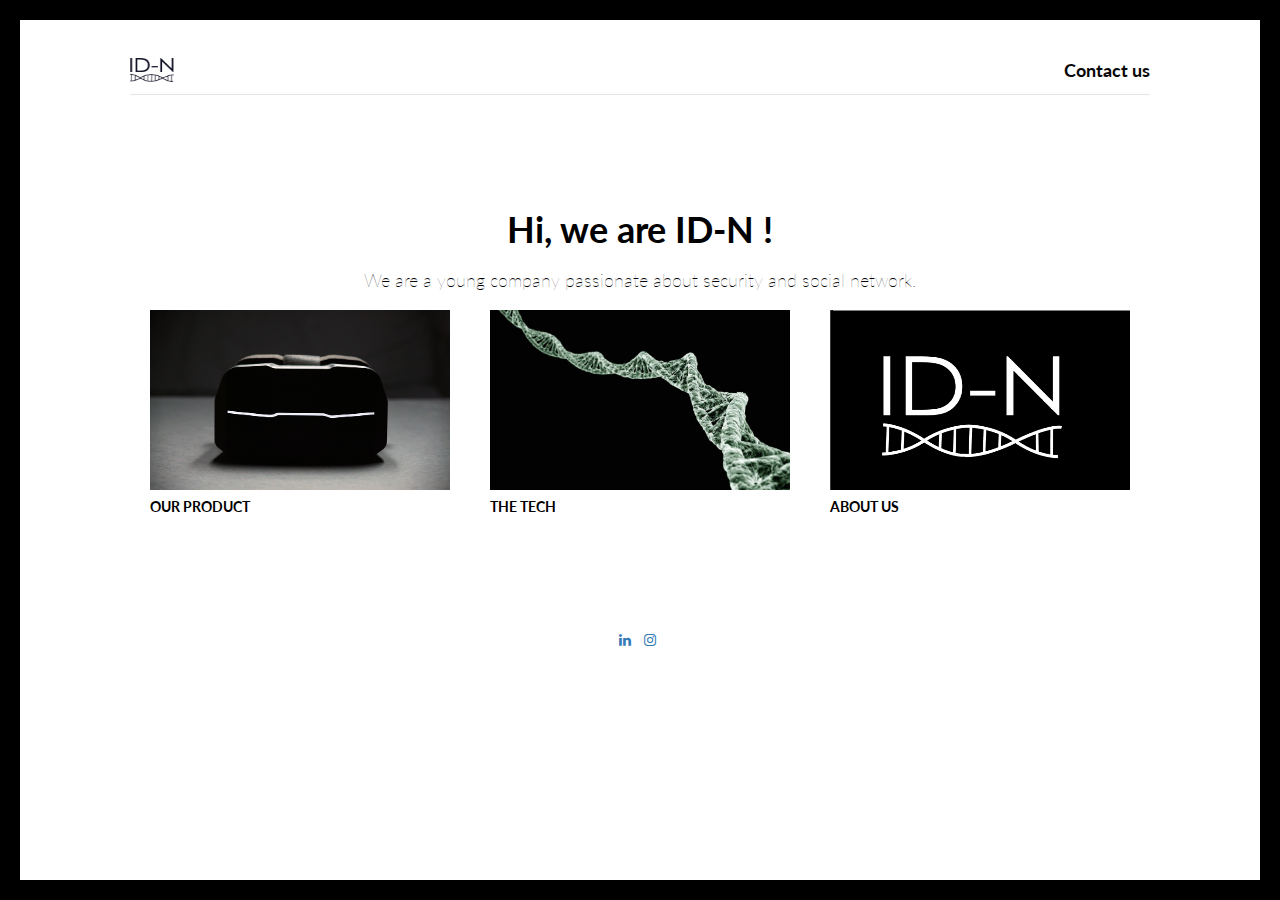
<file: index.html>
<!DOCTYPE html>
<html>
<head>
	<meta charset="utf-8"/>
	<title>ID-N</title>
	<meta name="description" content="My personal projects">
	<meta name="viewport" content="width=device-width, initial-scale=1.0">
	<link type='text/css' rel="stylesheet" href="style.css" media="screen"/>
	
	<link rel="stylesheet" href="https://maxcdn.bootstrapcdn.com/bootstrap/3.2.0/css/bootstrap.min.css">
	<link href="https://fonts.googleapis.com/css?family=Lato:300,700" rel="stylesheet">
	<link rel="stylesheet" href="https://maxcdn.bootstrapcdn.com/font-awesome/4.4.0/css/font-awesome.min.css">
	
</head>
<body>
	<TABLE>
		<TR class="header">
			<TH>
				<p id="textleft"><a href="index.html" id="homepage"><img src="images/Idn_Logo.png" alt="sky" width="44" height="24"></a></p>
				<p id="textright"><a href="https://www.linkedin.com/company/id-n-security/" class="resume" target="_blank">Contact us</a> </p>
				<div class="line"></div> 
			</TH>
		</TR>
		<TR id="espace">
			<TD>
				
			</TD>
		</TR>
		<TR>
			<TD>
				<h1 id="titleHome">Hi, we are ID-N !</h1>
			</TD>
		</TR>
		<TR>
			<TD>
			<p id="paragrapheHome">We are a young company passionate about security and social network.</p>
			<div class="col-xs-12 col-sm-6 col-md-4">
				<TABLE>
					<TR> 
						<TD><a href="OurProduct.html">
						<img src="images/vrheadset.jpg" alt="vrheadset" width="300" height="180"></a></TD>
				 	</TR> 
				 	<TR class="VrProjects"> 
						<TH> OUR PRODUCT </TH>
					</TR>
				</TABLE>
			</div>
			<div class="col-xs-12 col-sm-6 col-md-4">
				<TABLE id="arTable">
					<TR> 
						<TD><a href="TheTech.html">
						<img src="images/dna.jpg" alt="arPicture" width="300" height="180"></a></TD>
				 	</TR> 
				 	<TR class="ArProjects"> 
						<TH> THE TECH </TH>
					</TR>
				</TABLE>
			</div>
			<div class="col-xs-12 col-sm-6 col-md-4">
				<TABLE id="GraphTable">
					<TR> 
						<TD><a href="AboutUs.html">
						<img src="images/aboutus2.jpg" alt="AboutUs" width="300" height="180"></a></TD>
				 	</TR> 
				 	<TR class="GraphProjects"> 
						<TH> ABOUT US </TH>
					</TR>
				</TABLE>
			</div>
			</TD>
		</TR>
	</TABLE>

	<div id="footer">
		<ul class="list-inline">
			<li><a href="https://www.linkedin.com/company/id-n-security/" target="_blank"><i class="fa fa-linkedin"></i></a>
			</li>
			<li><a href="https://www.instagram.com/idnsecurity/?utm_source=ig_profile_share&igshid=1j1mdstqfnb0h&fbclid=IwAR3VIesG79u97D7Tw4dxOZLLZjhESXOGKwFRAa1Ny8Dn6iJ7ACBTynDuH_g" target="_blank"><i class="fa fa-instagram"></i></a>
			</li>
		</ul>
	</div>
	<div class="siteBorderRight"></div>
	<div class="siteBorderLeft"></div>
	<div class="siteBorderBottom"></div>
</body>
</html>
</file>
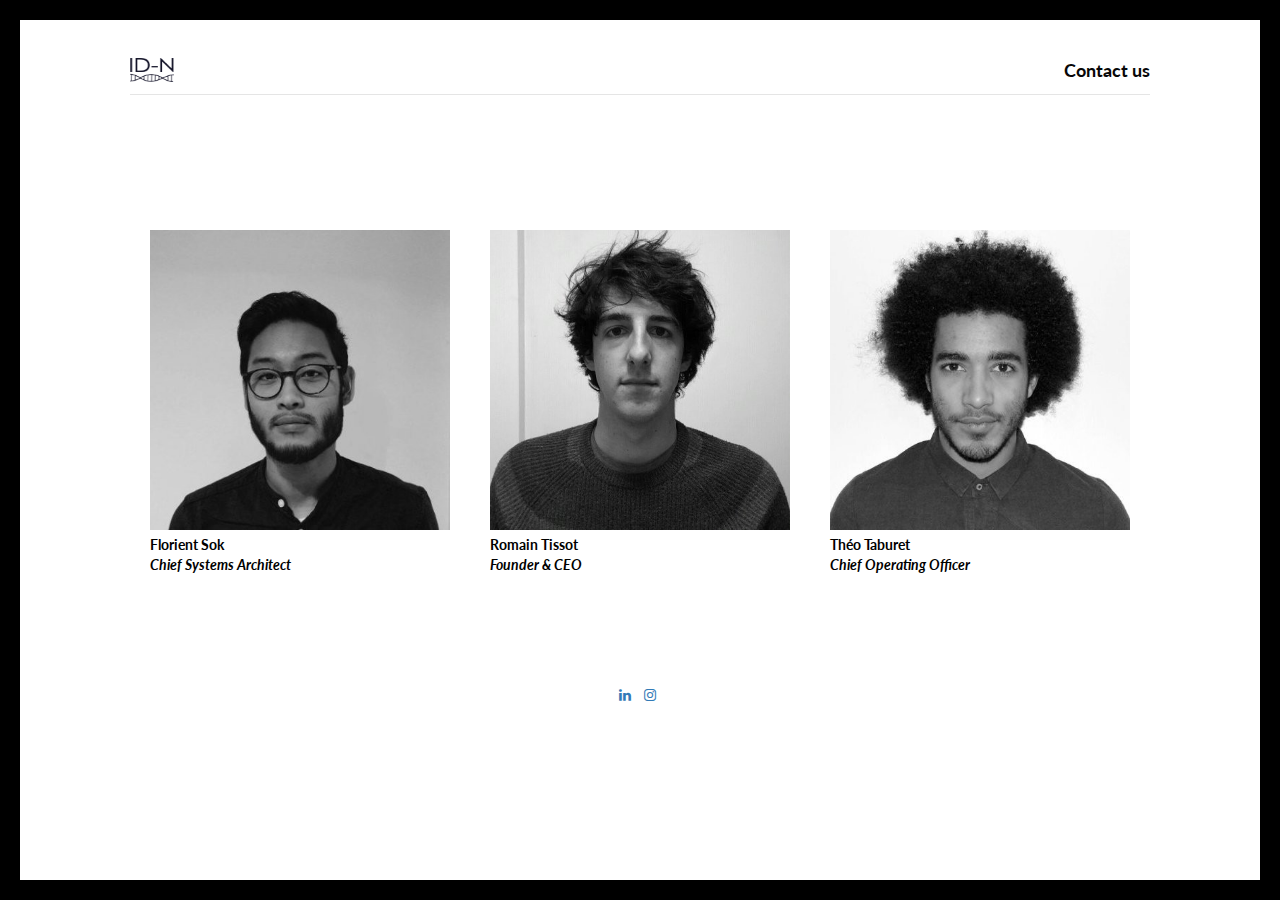
<file: AboutUs.html>
<!DOCTYPE html>
<html>
<head>
	<meta charset="utf-8"/>
	<title>ID-N</title>
	<meta name="description" content="My personal projects">
	<meta name="viewport" content="width=device-width, initial-scale=1.0">
	<link type='text/css' rel="stylesheet" href="style.css" media="screen"/>
	
	<link rel="stylesheet" href="https://maxcdn.bootstrapcdn.com/bootstrap/3.2.0/css/bootstrap.min.css">
	<link href="https://fonts.googleapis.com/css?family=Lato:300,700" rel="stylesheet">
	<link rel="stylesheet" href="https://maxcdn.bootstrapcdn.com/font-awesome/4.4.0/css/font-awesome.min.css">
	
</head>
<body>
	<TABLE>
		<TR class="header">
			<TH>
				<p id="textleft"><a href="index.html" id="homepage"><img src="images/Idn_Logo.png" alt="sky" width="44" height="24"></a></p>
				<p id="textright"><a href="document/thomas_liberge_resume.pdf" class="resume" target="_blank">Contact us</a> </p>
				<div class="line"></div>
			</TH>
		</TR>
		<TR id="espace">
			<TD>
				
			</TD>
		</TR>
		<TR>
			<TD>
				<h1 id="titleHome"></h1>
			</TD>
		</TR>
		<TR>
			<TD>
			<p id="paragrapheHome"></p>
			<div class="col-xs-12 col-sm-6 col-md-4">
				<TABLE>
					<TR> 
						<TD><a href="https://www.linkedin.com/in/florient-sok/">
						<img src="images/FlorientSok.jpg" alt="vrPicture" width="300" height="300"></a></TD>
				 	</TR> 
				 	<TR class="VrProjects"> 
				 		<TH>Florient Sok<br><i>Chief Systems Architect</i></TH>						
					</TR>
				</TABLE>
			</div>
			<div class="col-xs-12 col-sm-6 col-md-4">
				<TABLE id="arTable">
					<TR> 
						<TD><a href="https://www.linkedin.com/in/romain-tissot/">
						<img src="images/RomainTissot.jpg" alt="arPicture" width="300" height="300"></a></TD>
				 	</TR> 
				 	<TR class="ArProjects"> 
						<TH>Romain Tissot<br><i>Founder & CEO</i></TH>	
					</TR>
				</TABLE>
			</div>
			<div class="col-xs-12 col-sm-6 col-md-4">
				<TABLE id="GraphTable">
					<TR> 
						<TD><a href="https://www.linkedin.com/in/th%C3%A9o-t-47991b8a/">
						<img src="images/TheoTaburet.jpg" alt="sky" width="300" height="300"></a></TD>
				 	</TR> 
				 	<TR class="GraphProjects"> 
						<TH>Théo Taburet<br><i>Chief Operating Officer</i></TH>
					</TR>
				</TABLE>
			</div>
			</TD>
		</TR>
	</TABLE>

	<div id="footer">
		<ul class="list-inline">
			<li><a href="https://www.linkedin.com/in/thomas-liberge/" target="_blank"><i class="fa fa-linkedin"></i></a>
			</li>
			<li><a href="https://www.instagram.com/idnsecurity/?utm_source=ig_profile_share&igshid=1j1mdstqfnb0h&fbclid=IwAR3VIesG79u97D7Tw4dxOZLLZjhESXOGKwFRAa1Ny8Dn6iJ7ACBTynDuH_g" target="_blank"><i class="fa fa-instagram"></i></a>
			</li>
		</ul>
	</div>
	<div class="siteBorderRight"></div>
	<div class="siteBorderLeft"></div>
	<div class="siteBorderBottom"></div>
</body>
</html>
</file>
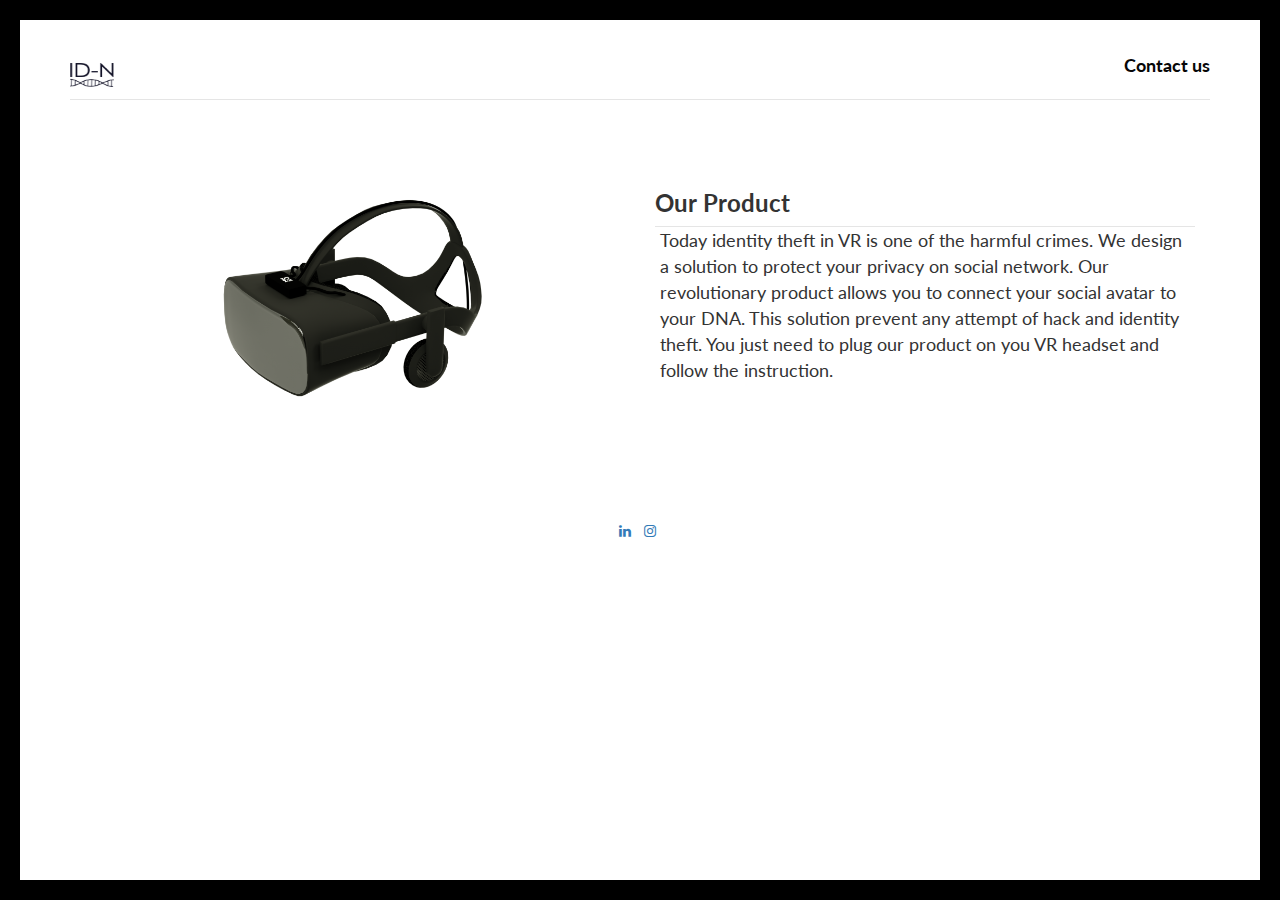
<file: OurProduct.html>
<!DOCTYPE html>
<html>
<head>
	<meta charset="utf-8"/>
	<title>ID-N</title>
	<meta name="description" content="My personal projects">
	<link type='text/css' rel="stylesheet" href="style.css" media="screen"/>

	
	<link rel="stylesheet" href="https://maxcdn.bootstrapcdn.com/bootstrap/3.2.0/css/bootstrap.min.css">
	<link href="https://fonts.googleapis.com/css?family=Lato:300,700" rel="stylesheet">
	<link rel="stylesheet" href="https://maxcdn.bootstrapcdn.com/font-awesome/4.4.0/css/font-awesome.min.css">
	
	
</head>

<body>
	<div class="container">
		<div class="header col-12">
			<div id="textleft"><a href="index.html" id="homepage"><img src="images/Idn_Logo.png" alt="sky" width="44" height="24"></a></div>
			<div id="textright"><a href="https://www.linkedin.com/company/id-n-security/" class="resume" target="_blank">Contact us</a> </div>
		</div>
		<div class=" line  col-12">&nbsp;</div>
		<h1 class="col-12">&nbsp;</h1>
		<div class="col-12 col-lg-6 text-center">
			<img id="adngif" src="images/OculusR1.png" alt="OculusR1" width="500">
		</div>
		<div class="col-12 col-lg-6">
			<h1 class="titleDescription">Our Product</h1>
			<div class="line"></div>
			<p class="paragraphePages">Today identity theft in VR is one of the harmful crimes. We design a solution to protect your privacy on social network. Our revolutionary product allows you to connect your social avatar to your DNA. This solution prevent any attempt of hack and identity theft. You just need to plug our product on you VR headset and follow the instruction.‎</p>
		</div>
	</div>

	<div id="footer2">
		<ul class="list-inline">
			<li><a href="https://www.linkedin.com/in/thomas-liberge/" target="_blank"><i class="fa fa-linkedin"></i></a>
			</li>
			<li><a href="https://www.instagram.com/idnsecurity/?utm_source=ig_profile_share&igshid=1j1mdstqfnb0h&fbclid=IwAR3VIesG79u97D7Tw4dxOZLLZjhESXOGKwFRAa1Ny8Dn6iJ7ACBTynDuH_g" target="_blank"><i class="fa fa-instagram"></i></a>
			</li>
		</ul>
	</div>
	<div class="siteBorderRight"></div>
	<div class="siteBorderLeft"></div>
	<div class="siteBorderBottom"></div>
</body>
</html>
</file>
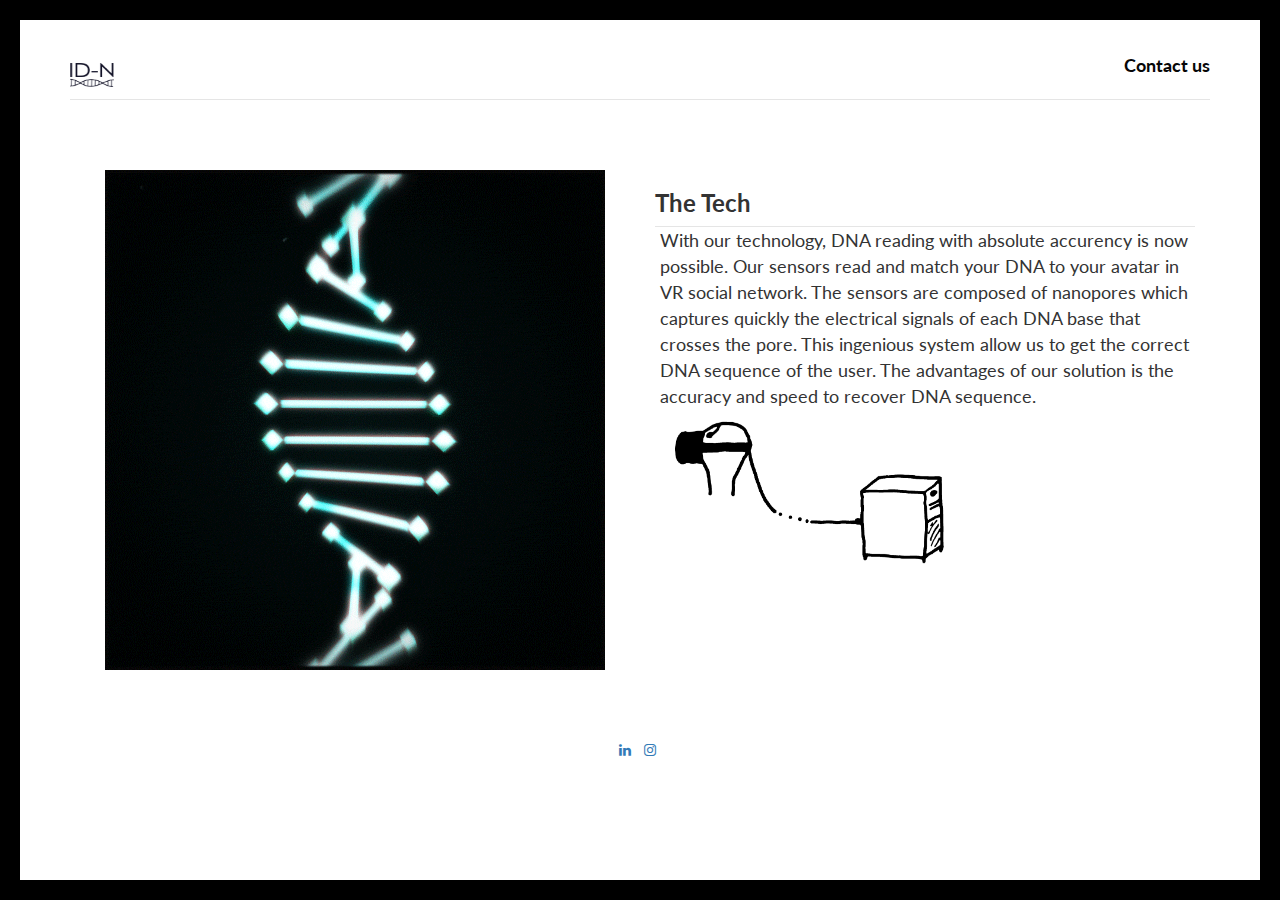
<file: TheTech.html>
<!DOCTYPE html>
<html>
<head>
	<meta charset="utf-8"/>
	<title>ID-N</title>
	<meta name="description" content="My personal projects">
	<link type='text/css' rel="stylesheet" href="style.css" media="screen"/>

	
	<link rel="stylesheet" href="https://maxcdn.bootstrapcdn.com/bootstrap/3.2.0/css/bootstrap.min.css">
	<link href="https://fonts.googleapis.com/css?family=Lato:300,700" rel="stylesheet">
	<link rel="stylesheet" href="https://maxcdn.bootstrapcdn.com/font-awesome/4.4.0/css/font-awesome.min.css">
	
	
</head>
<body>
	<div class="container">
		<div class="header col-12">
			<div id="textleft"><a href="index.html" id="homepage"><img src="images/Idn_Logo.png" alt="sky" width="44" height="24"></a></div>
			<div id="textright"><a href="https://www.linkedin.com/company/id-n-security/" class="resume" target="_blank">Contact us</a> </div>
		</div>
		<div class=" line  col-12">&nbsp;</div>
		<h1 class="col-xs-12">&nbsp;</h1>
		<div class="col-xs-12 col-lg-6 text-center">
			<img id="adngif" src="images/DNA2.gif" alt="dna" width="500" />
		</div>
		<div class="col-xs-12 col-lg-6">
			<h1 class="titleDescription">The Tech</h1>
			<div class="line"></div>
			<p class="paragraphePages">With our technology, DNA reading with absolute accurency is now possible. Our sensors read and match your DNA to your avatar in VR social network. The sensors are composed of nanopores which captures quickly the electrical signals of each DNA base that crosses the pore. This ingenious system allow us to get the correct DNA sequence of the user. The advantages of our solution is the accuracy and speed to recover DNA sequence.<img src="images/DrawTheTech.png" alt="ArMountain3C" width="300"> </p>
		</div>
	</div>

	<div id="footer2">
		<ul class="list-inline">
			<li><a href="https://www.linkedin.com/in/thomas-liberge/" target="_blank"><i class="fa fa-linkedin"></i></a>
			</li>
			<li><a href="https://www.instagram.com/idnsecurity/?utm_source=ig_profile_share&igshid=1j1mdstqfnb0h&fbclid=IwAR3VIesG79u97D7Tw4dxOZLLZjhESXOGKwFRAa1Ny8Dn6iJ7ACBTynDuH_g" target="_blank"><i class="fa fa-instagram"></i></a>
			</li>
		</ul>
	</div>
	<div class="siteBorderRight"></div>
	<div class="siteBorderLeft"></div>
	<div class="siteBorderBottom"></div>
</body>
</html>
</file>
<file: style.css>
body{	
	background-color: white;
	border-top: 20px solid #000000;
	margin-bottom: 20px;
	padding-top: 30px;
}

.siteBorderRight{
	position: fixed;
	top : 0;
	right : 0;
	height : 100%;
	border : 10px solid #000000;
	border-top : none;
}
.siteBorderLeft{
	position: fixed;
	top : 0;
	left:  : 0;
	height : 100%;
	border : 10px solid #000000;
	border-top : none;
}
.siteBorderBottom{
	position: fixed;
	bottom : 0;
	right : 0;
	width : 100%;
	border : 20px solid #000000;
	border-top : none;
}
h1,p {
	text-align : center;
}

#titleHome{
	font-family: 'Lato';
	font-weight: 700;
}
.resume {
    color: #070707;
    text-decoration: none;
    font-family: lato;
    -webkit-transition: color .1s ease-in-out;
    -moz-transition: color .1s ease-in-out;
    -ms-transition: color .1s ease-in-out;
    -o-transition: color .1s ease-in-out;
    transition: color .1s ease-in-out;    
}
#homepage {
    color: #070707;
    text-decoration: none;
    font-family: lato;
    -webkit-transition: color .1s ease-in-out;
    -moz-transition: color .1s ease-in-out;
    -ms-transition: color .1s ease-in-out;
    -o-transition: color .1s ease-in-out;
    transition: color .1s ease-in-out;    
}
.line {
	border-bottom: 1px solid #E5E5E5;
}
@media (max-width: 767px){
	.line {
		margin-left: 50px;
		margin-right: 50px;

	}
}
.header{
	margin-top: 10px;
	position: sticky;
}
#espace{
	height : 90px;
}
.description{
	position : absolute;
	width : 290px;
	margin-left : -165px;
	margin-top: -25px;
}
.titleDescription{
	font-family: 'Lato';
	font-weight: 700;
	font-size : 170%;
	text-align : left;
	
}
#paragrapheHome {
	font-size: 130%;
	font-family: 'Lato', sans-serif;
	font-weight: lighter;
	line-height: 30px;
	padding: 0 20px;
}
.titre{
	background-color: white;
	color : white;
}
table, td{
	margin: auto;
	margin-top: 0;
	background-color: white;
	color: black;
	border: 5px solid white;
}
#table2{
	margin-top: 0;
	width:900px;
}
.paragraphePages{
	font-size: 130%;
	font-family : 'Lato';
	text-align: left;
	margin-left: 5px;
}
#textleft{
	text-align: left;
	font-size: 130%;
}
#textright{
	text-align: right;
	font-weight: bold;
	font-size: 130%;
	margin-top: -35px;
}
@media (max-width: 767px){
	#textleft{
		margin-left: 60px;
	}
	#textright{
		margin-right: 60px;
	}
}

.VrProjects{
	height: 30px;
	font-family: 'Lato', sans-serif;
	font-weight: bold;
}

.ArProjects{
	height: 30px;
	font-family: 'Lato', sans-serif;
	font-weight: bold;
}
.GraphProjects{
	height: 30px;
	font-family: 'Lato', sans-serif;
	font-weight: bold;
}
#footer{
	margin-top: 100px;
	margin-bottom: 100px;
	text-align: center;
	color : black;
	position: sticky;
}
#footer2{
	margin-bottom: 20px;
	margin-top: 70px;
	text-align: center;
	color : black;
	width : 100%;
	position: relative;
}
</file>
